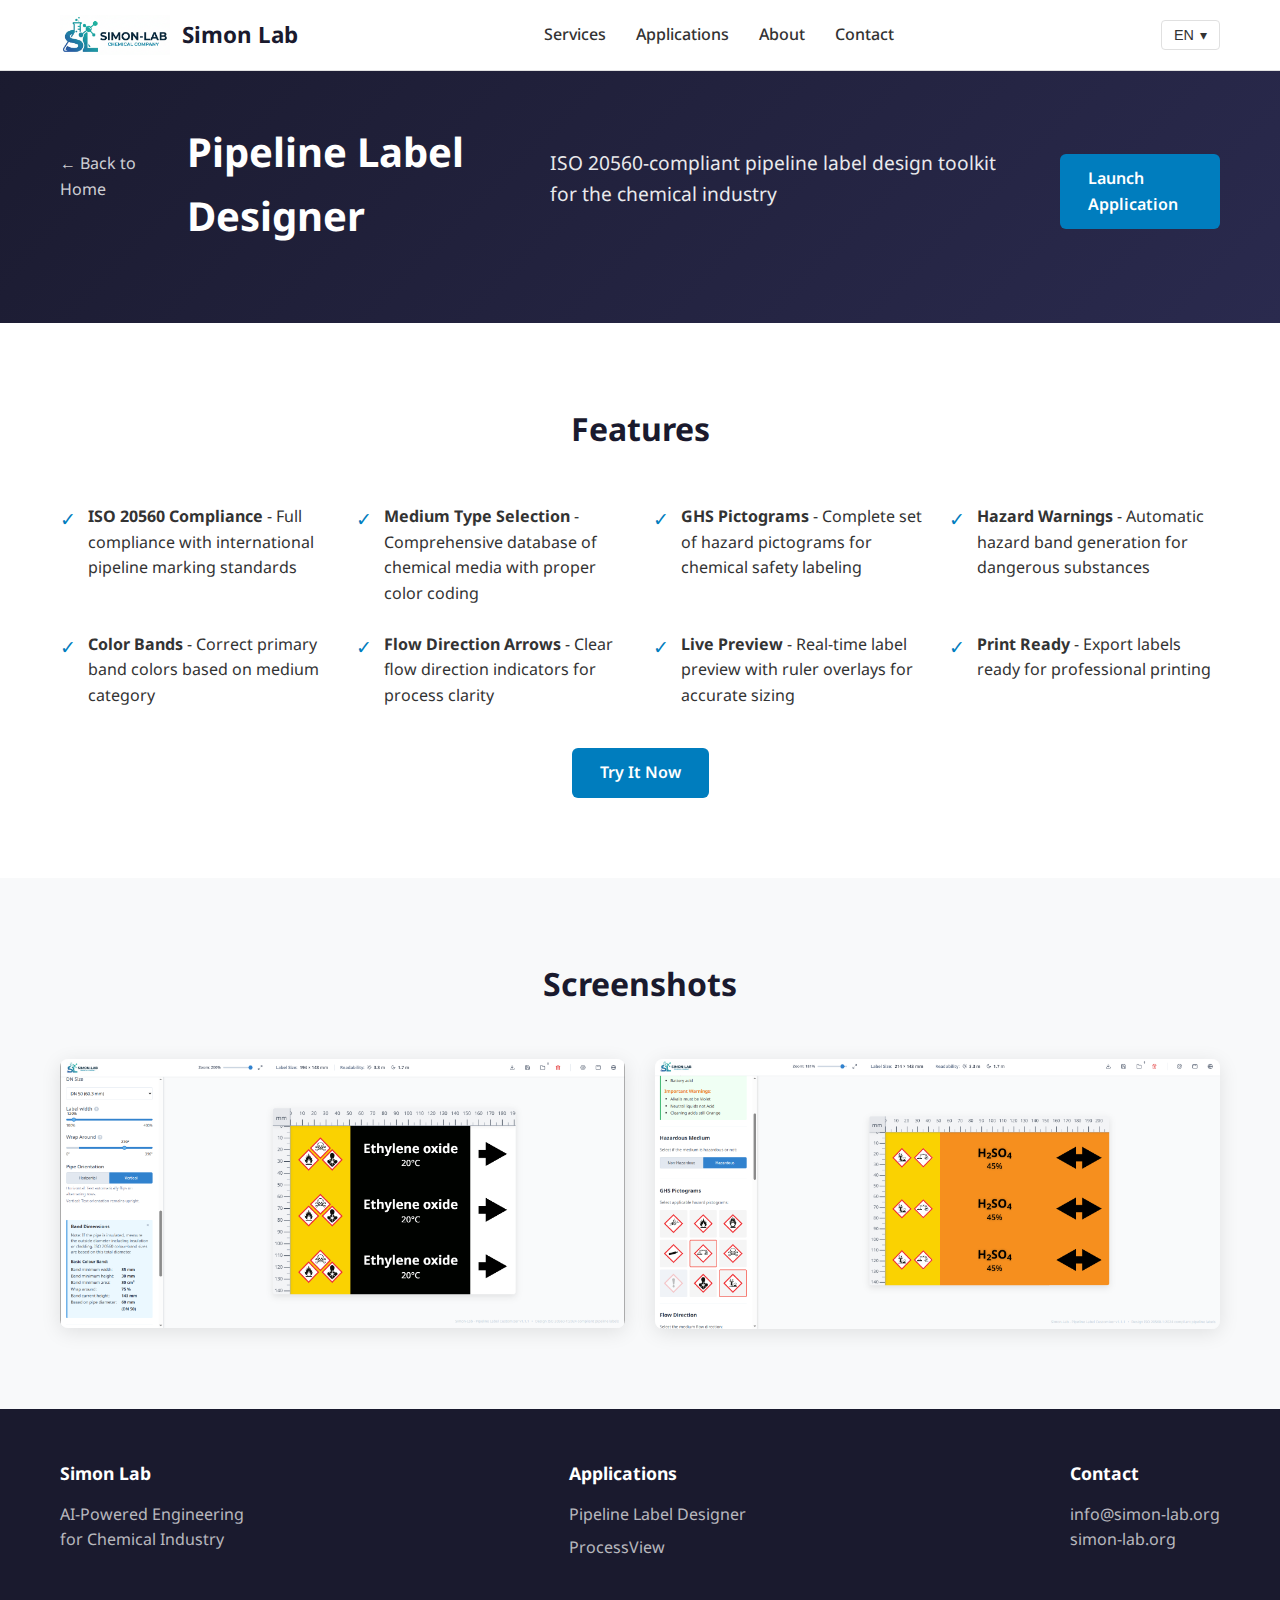
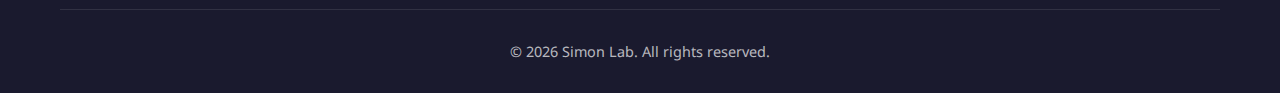
<file: apps/label-designer.html>
<!DOCTYPE html>
<html lang="en">
<head>
    <meta charset="UTF-8">
    <meta name="viewport" content="width=device-width, initial-scale=1.0">
    <meta name="description" content="Pipeline Label Designer - ISO 20560-compliant pipeline label design toolkit by Simon Lab.">
    <title>Pipeline Label Designer | Simon Lab</title>
    <link rel="icon" type="image/png" href="../assets/favicon.png">
    <link rel="preconnect" href="https://fonts.googleapis.com">
    <link rel="preconnect" href="https://fonts.gstatic.com" crossorigin>
    <link href="https://fonts.googleapis.com/css2?family=Noto+Sans:wght@400;500;600;700&display=swap" rel="stylesheet">
    <link rel="stylesheet" href="../css/styles.css">
</head>
<body>
    <header class="header">
        <div class="container">
            <a href="../index.html" class="logo">
                <img src="../assets/logo.png" alt="Simon Lab">
                <span>Simon Lab</span>
            </a>
            <nav class="nav">
                <a href="../index.html#services">Services</a>
                <a href="../index.html#apps">Applications</a>
                <a href="../index.html#about">About</a>
                <a href="../index.html#contact">Contact</a>
            </nav>
            <div class="lang-selector">
                <button class="lang-btn">
                    <span class="lang-current">EN</span> &#9662;
                </button>
                <div class="lang-dropdown">
                    <a href="label-designer.html" class="active">English</a>
                    <a href="../pl/apps/label-designer.html">Polski</a>
                    <a href="../de/apps/label-designer.html">Deutsch</a>
                </div>
            </div>
            <button class="mobile-menu-btn" aria-label="Menu">&#9776;</button>
        </div>
    </header>

    <section class="app-hero">
        <div class="container">
            <a href="../index.html" class="back-link">&larr; Back to Home</a>
            <h1>Pipeline Label Designer</h1>
            <p class="tagline">ISO 20560-compliant pipeline label design toolkit for the chemical industry</p>
            <a href="https://label.simon-lab.org" class="btn btn-primary" target="_blank">Launch Application</a>
        </div>
    </section>

    <section class="features">
        <div class="container">
            <h2>Features</h2>
            <div class="features-list">
                <div class="feature-item">
                    <span class="check">&#10003;</span>
                    <p><strong>ISO 20560 Compliance</strong> - Full compliance with international pipeline marking standards</p>
                </div>
                <div class="feature-item">
                    <span class="check">&#10003;</span>
                    <p><strong>Medium Type Selection</strong> - Comprehensive database of chemical media with proper color coding</p>
                </div>
                <div class="feature-item">
                    <span class="check">&#10003;</span>
                    <p><strong>GHS Pictograms</strong> - Complete set of hazard pictograms for chemical safety labeling</p>
                </div>
                <div class="feature-item">
                    <span class="check">&#10003;</span>
                    <p><strong>Hazard Warnings</strong> - Automatic hazard band generation for dangerous substances</p>
                </div>
                <div class="feature-item">
                    <span class="check">&#10003;</span>
                    <p><strong>Color Bands</strong> - Correct primary band colors based on medium category</p>
                </div>
                <div class="feature-item">
                    <span class="check">&#10003;</span>
                    <p><strong>Flow Direction Arrows</strong> - Clear flow direction indicators for process clarity</p>
                </div>
                <div class="feature-item">
                    <span class="check">&#10003;</span>
                    <p><strong>Live Preview</strong> - Real-time label preview with ruler overlays for accurate sizing</p>
                </div>
                <div class="feature-item">
                    <span class="check">&#10003;</span>
                    <p><strong>Print Ready</strong> - Export labels ready for professional printing</p>
                </div>
            </div>
            <div style="text-align: center;">
                <a href="https://label.simon-lab.org" class="btn btn-primary" target="_blank">Try It Now</a>
            </div>
        </div>
    </section>

    <section class="screenshots">
        <div class="container">
            <h2>Screenshots</h2>
            <div class="screenshots-grid">
                <img src="../assets/screenshots/label-1.png" alt="Label Designer - Ethylene Oxide Label">
                <img src="../assets/screenshots/label-2.png" alt="Label Designer - Sulfuric Acid Label">
            </div>
        </div>
    </section>

    <footer class="footer">
        <div class="container">
            <div class="footer-content">
                <div class="footer-section">
                    <h4>Simon Lab</h4>
                    <p>AI-Powered Engineering<br>for Chemical Industry</p>
                </div>
                <div class="footer-section">
                    <h4>Applications</h4>
                    <a href="label-designer.html">Pipeline Label Designer</a>
                    <a href="process-view.html">ProcessView</a>
                </div>
                <div class="footer-section">
                    <h4>Contact</h4>
                    <p>info@simon-lab.org</p>
                    <a href="https://simon-lab.org">simon-lab.org</a>
                </div>
            </div>
            <div class="footer-bottom">
                &copy; 2026 Simon Lab. All rights reserved.
            </div>
        </div>
    </footer>

    <script src="../js/main.js"></script>
</body>
</html>
</file>
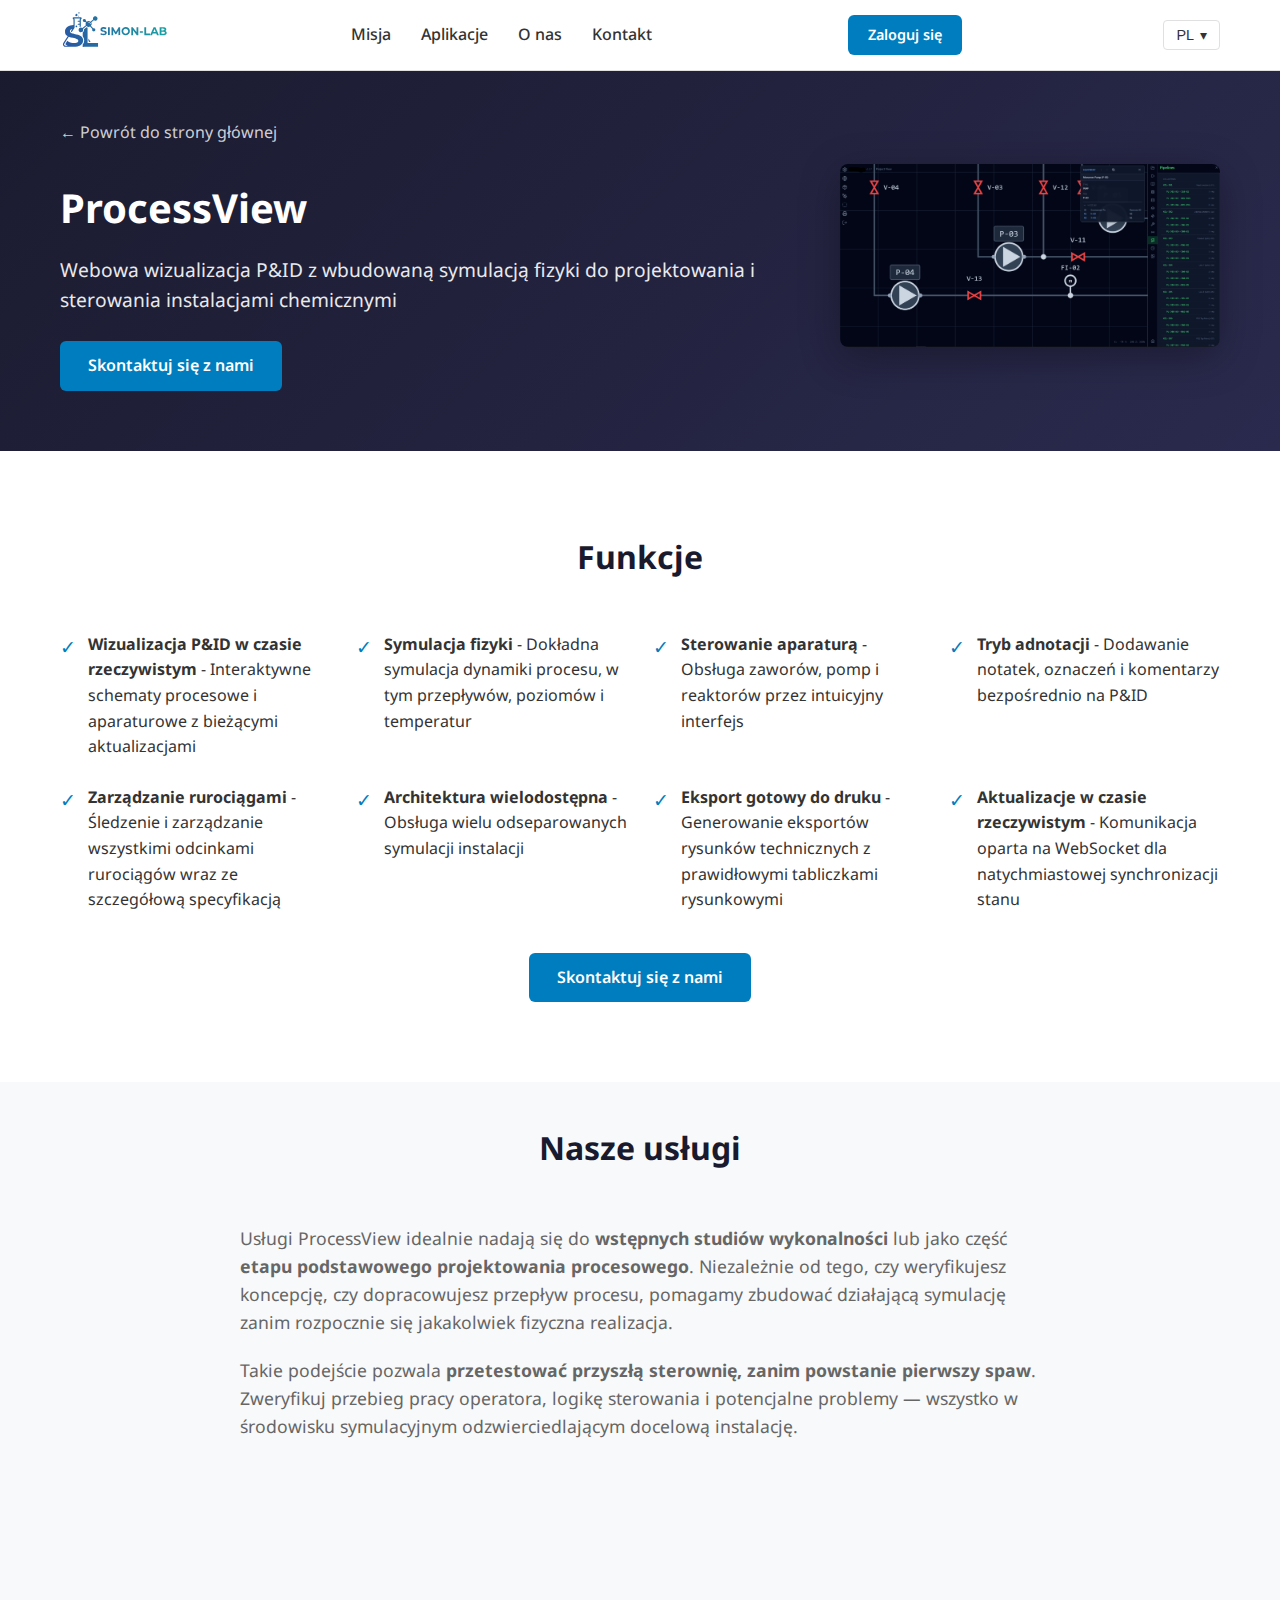
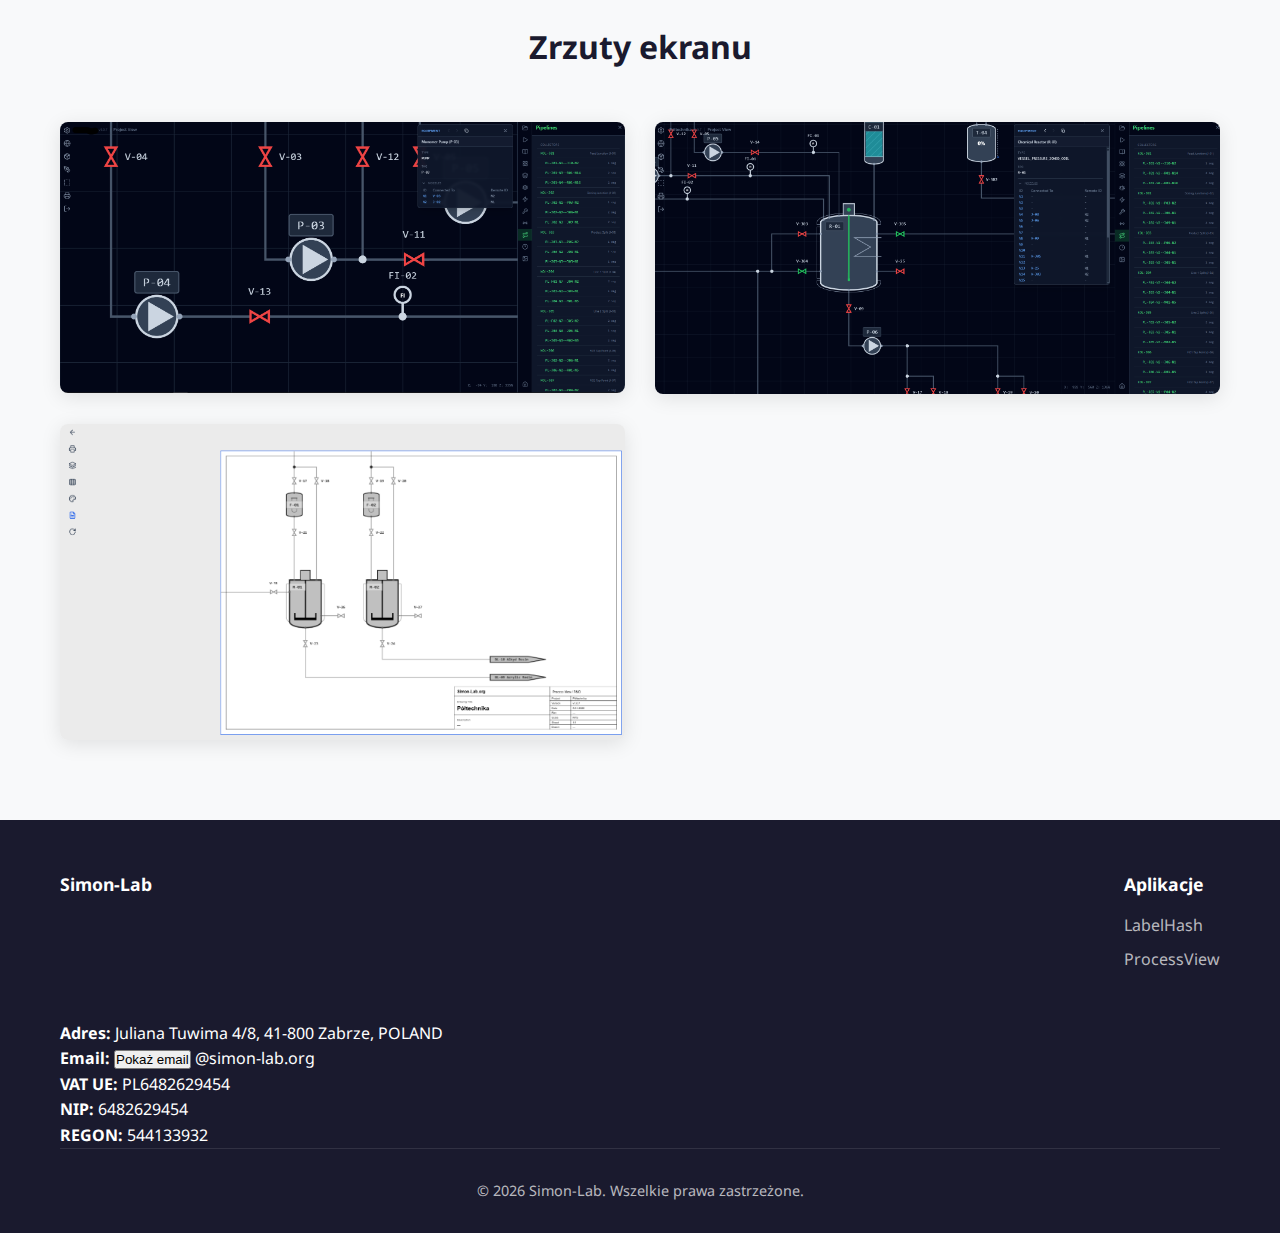
<file: apps/process-view.html>
<!DOCTYPE html>
<html lang="en">
<head>
    <meta charset="UTF-8">
    <meta name="viewport" content="width=device-width, initial-scale=1.0">
    <meta name="description" content="ProcessView - Web-based SCADA system for chemical plant simulation and control by Simon Lab.">
    <title>ProcessView | Simon Lab</title>
    <meta name="author" content="Simon-Lab">
    <meta name="robots" content="index, follow">
    <link rel="canonical" href="https://simon-lab.org/apps/process-view.html">
    <link rel="alternate" hreflang="en" href="https://simon-lab.org/apps/process-view.html?lang=en">
    <link rel="alternate" hreflang="pl" href="https://simon-lab.org/apps/process-view.html?lang=pl">
    <link rel="alternate" hreflang="de" href="https://simon-lab.org/apps/process-view.html?lang=de">
    <link rel="alternate" hreflang="x-default" href="https://simon-lab.org/apps/process-view.html">
    <meta property="og:title" content="ProcessView | Simon Lab">
    <meta property="og:description" content="ProcessView - Web-based SCADA system for chemical plant simulation and control by Simon Lab.">
    <meta property="og:type" content="website">
    <meta property="og:url" content="https://simon-lab.org/apps/process-view.html">
    <meta property="og:image" content="https://simon-lab.org/assets/screenshots/process-1.png">
    <meta property="og:image:alt" content="ProcessView application preview">
    <meta property="og:site_name" content="Simon-Lab">
    <meta property="og:locale" content="en_US">
    <meta property="og:locale:alternate" content="pl_PL">
    <meta property="og:locale:alternate" content="de_DE">
    <meta name="twitter:card" content="summary_large_image">
    <meta name="twitter:title" content="ProcessView | Simon Lab">
    <meta name="twitter:description" content="ProcessView - Web-based SCADA system for chemical plant simulation and control by Simon Lab.">
    <meta name="twitter:image" content="https://simon-lab.org/assets/screenshots/process-1.png">
    <meta name="twitter:url" content="https://simon-lab.org/apps/process-view.html">
    <script type="application/ld+json">
    {
        "@context": "https://schema.org",
        "@type": "SoftwareApplication",
        "name": "ProcessView",
        "applicationCategory": "EngineeringApplication",
        "operatingSystem": "Web",
        "url": "https://simon-lab.org/apps/process-view.html",
        "image": "https://simon-lab.org/assets/screenshots/process-1.png",
        "description": "Web-based SCADA system for chemical plant simulation and control by Simon-Lab.",
        "creator": {
            "@type": "Organization",
            "name": "Simon-Lab",
            "url": "https://simon-lab.org/"
        },
        "featureList": [
            "Interactive P&ID visualization",
            "Embedded physics simulation",
            "Control logic validation",
            "Technical drawing export"
        ]
    }
    </script>
    <link rel="icon" type="image/png" href="../assets/favicon.png">
    <link rel="preconnect" href="https://fonts.googleapis.com">
    <link rel="preconnect" href="https://fonts.gstatic.com" crossorigin>
    <link href="https://fonts.googleapis.com/css2?family=Noto+Sans:wght@400;500;600;700&display=swap" rel="stylesheet">
    <link rel="stylesheet" href="../css/styles.css">
</head>
<body data-i18n-page="app_pages.processview">
    <header class="header">
        <div class="container">
            <a href="../index.html" class="logo">
                <picture>
                    <source srcset="../assets/logo-dark.svg" media="(prefers-color-scheme: dark)">
                    <img src="../assets/logo-light.svg" alt="Simon Lab">
                </picture>
            </a>
            <nav class="nav">
                <a href="../index.html#mission" data-i18n="nav.mission">Mission</a>
                <a href="../index.html#apps" data-i18n="nav.apps">Applications</a>
                <a href="../index.html#about" data-i18n="nav.about">About</a>
                <a href="../index.html#contact" data-i18n="nav.contact">Contact</a>
            </nav>
            <a href="https://auth.simon-lab.org" class="btn btn-primary btn-signin" data-i18n="nav.signin">Sign In</a>
            <div class="lang-selector">
                <button class="lang-btn">
                    <span class="lang-current">EN</span> &#9662;
                </button>
                <div class="lang-dropdown">
                    <a href="#" data-lang="en">English</a>
                    <a href="#" data-lang="pl">Polski</a>
                    <a href="#" data-lang="de">Deutsch</a>
                </div>
            </div>
            <button class="mobile-menu-btn" aria-label="Menu" data-i18n-aria-label="common.menu">&#9776;</button>
        </div>
    </header>

    <section class="app-hero">
        <div class="container">
            <div class="app-hero-content">
                <a href="../index.html" class="back-link" data-i18n="app_pages.processview.hero.back_link">&larr; Back to Home</a>
                <h1>ProcessView</h1>
                <p class="tagline" data-i18n="app_pages.processview.hero.tagline">Web-based P&amp;ID visualization with embedded physics simulation for chemical plant design and control</p>
                <a href="../index.html#contact" class="btn btn-primary" data-i18n="app_pages.processview.hero.cta">Contact Us</a>
            </div>
            <div class="app-hero-preview">
                <img src="../assets/screenshots/process-1.png" alt="ProcessView Preview" data-i18n-alt="app_pages.processview.images.preview">
            </div>
        </div>
    </section>

    <section class="features">
        <div class="container">
            <h2 data-i18n="app_pages.processview.features.title">Features</h2>
            <div class="features-list">
                <div class="feature-item">
                    <span class="check">&#10003;</span>
                    <p data-i18n="app_pages.processview.features.pid"><strong>Real-time P&amp;ID Visualization</strong> - Interactive process and instrumentation diagrams with live updates</p>
                </div>
                <div class="feature-item">
                    <span class="check">&#10003;</span>
                    <p data-i18n="app_pages.processview.features.physics"><strong>Physics Simulation</strong> - Accurate simulation of process dynamics including flow, levels, and temperatures</p>
                </div>
                <div class="feature-item">
                    <span class="check">&#10003;</span>
                    <p data-i18n="app_pages.processview.features.control"><strong>Equipment Control</strong> - Control valves, pumps, and reactors with intuitive interface</p>
                </div>
                <div class="feature-item">
                    <span class="check">&#10003;</span>
                    <p data-i18n="app_pages.processview.features.annotation"><strong>Annotation Mode</strong> - Add notes, markups, and comments directly on the P&amp;ID</p>
                </div>
                <div class="feature-item">
                    <span class="check">&#10003;</span>
                    <p data-i18n="app_pages.processview.features.pipeline"><strong>Pipeline Management</strong> - Track and manage all pipeline segments with detailed specifications</p>
                </div>
                <div class="feature-item">
                    <span class="check">&#10003;</span>
                    <p data-i18n="app_pages.processview.features.multitenant"><strong>Multi-tenant Architecture</strong> - Support for multiple isolated plant simulations</p>
                </div>
                <div class="feature-item">
                    <span class="check">&#10003;</span>
                    <p data-i18n="app_pages.processview.features.export"><strong>Print-ready Export</strong> - Generate technical drawing exports with proper title blocks</p>
                </div>
                <div class="feature-item">
                    <span class="check">&#10003;</span>
                    <p data-i18n="app_pages.processview.features.realtime"><strong>Real-time Updates</strong> - WebSocket-based communication for instant state synchronization</p>
                </div>
            </div>
            <div style="text-align: center;">
                <a href="../index.html#contact" class="btn btn-primary" data-i18n="app_pages.processview.features.cta">Contact Us</a>
            </div>
        </div>
    </section>

    <section class="about">
        <div class="container">
            <h2 data-i18n="app_pages.processview.services.title">Our Services</h2>
            <div class="about-content">
                <p data-i18n="app_pages.processview.services.p1">ProcessView services are ideally suited for <strong>back-of-envelope feasibility studies</strong> or as part of a <strong>basic engineering process design stage</strong>. Whether you're validating a concept or refining your process flow, we help you build a working simulation before any physical construction begins.</p>
                <p data-i18n="app_pages.processview.services.p2">This approach lets you <strong>test your future control room before the first weld is made</strong>. Validate operator workflows, check control logic, and identify potential issues—all in a simulated environment that mirrors your final installation.</p>
            </div>
        </div>
    </section>

    <section class="screenshots">
        <div class="container">
            <h2 data-i18n="app_pages.processview.screenshots.title">Screenshots</h2>
            <div class="screenshots-grid">
                <img src="../assets/screenshots/process-1.png" alt="ProcessView - Full Plant Overview" data-i18n-alt="app_pages.processview.images.screenshot1">
                <img src="../assets/screenshots/process-2.png" alt="ProcessView - Reactor Detail with Pipelines" data-i18n-alt="app_pages.processview.images.screenshot2">
                <img src="../assets/screenshots/process-3.png" alt="ProcessView - Print Export View" data-i18n-alt="app_pages.processview.images.screenshot3">
            </div>
        </div>
    </section>

    <footer class="footer">
        <div class="container">
            <div class="footer-content">
                <div class="footer-section">
                    <h4>Simon-Lab</h4>
                </div>
                <div class="footer-section">
                    <h4 data-i18n="footer.apps_title">Applications</h4>
                    <a href="labelhash.html">LabelHash</a>
                    <a href="process-view.html">ProcessView</a>
                </div>
            </div>
            <div class="footer-contact-rows">
                <div class="footer-contact-row footer-contact-row-primary">
                    <p class="footer-contact-item footer-contact-address"><strong data-i18n="footer.address_label">Address:</strong> Juliana Tuwima 4/8, 41-800 Zabrze, POLAND</p>
                    <div class="footer-email-inline">
                        <strong data-i18n="footer.email_label">Email:</strong>
                        <button type="button" class="email-reveal-btn email-contact" data-user-code="115,122,121,109,111,110,46,119,111,106,99,105,101,99,104,111,119,115,107,105" data-i18n="footer.email_cta">Show email</button>
                        <span class="email-domain">@simon-lab.org</span>
                    </div>
                </div>
                <div class="footer-contact-row footer-contact-row-secondary">
                    <p class="footer-contact-item"><strong data-i18n="footer.vat_label">VAT UE:</strong> PL6482629454</p>
                    <p class="footer-contact-item"><strong data-i18n="footer.nip_label">NIP:</strong> 6482629454</p>
                    <p class="footer-contact-item"><strong data-i18n="footer.regon_label">REGON:</strong> 544133932</p>
                </div>
            </div>
            <div class="footer-bottom" data-i18n="footer.copyright">
                &copy; 2026 Simon-Lab. All rights reserved.
            </div>
        </div>
    </footer>

    <script src="../js/main.js"></script>
    <script src="../js/i18n.js"></script>
</body>
</html>
</file>
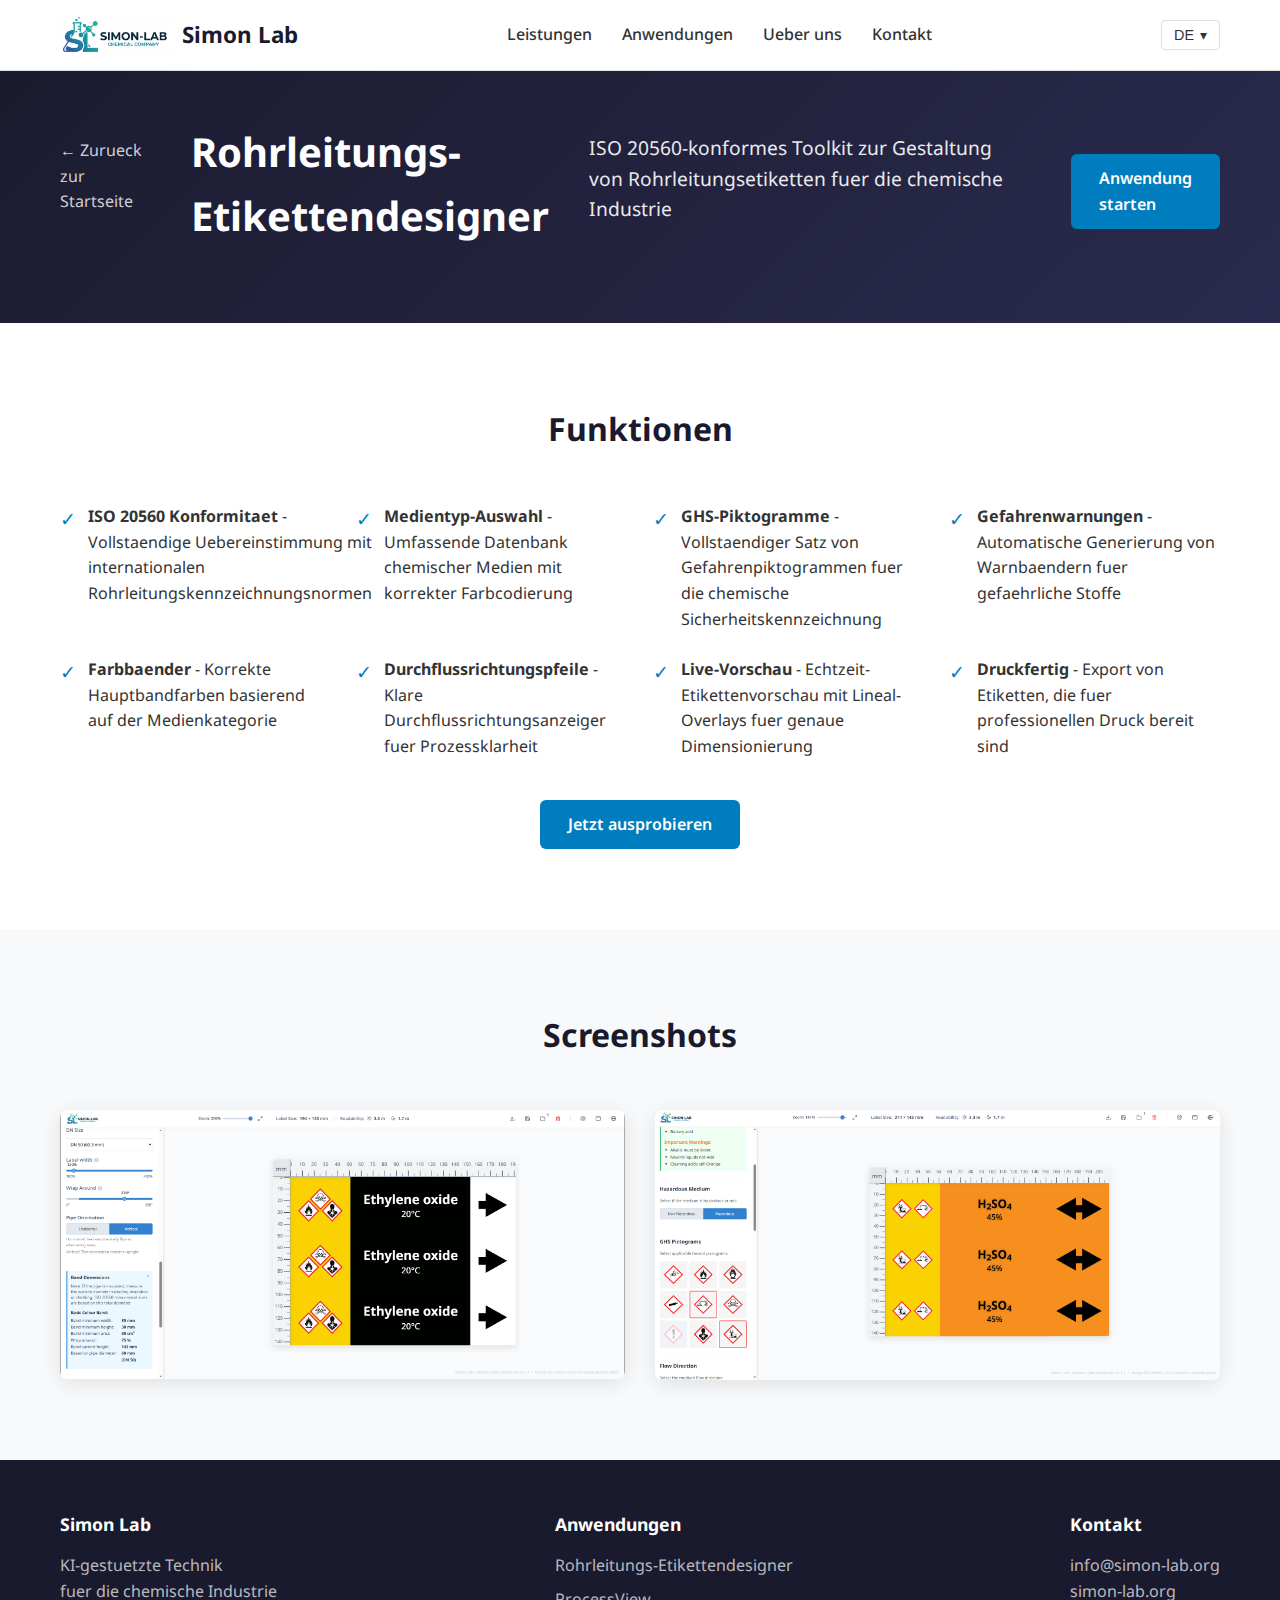
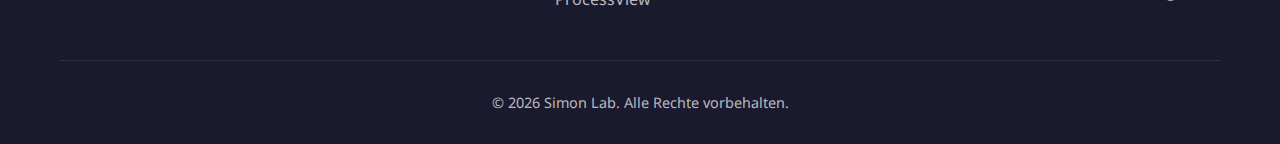
<file: de/apps/label-designer.html>
<!DOCTYPE html>
<html lang="de">
<head>
    <meta charset="UTF-8">
    <meta name="viewport" content="width=device-width, initial-scale=1.0">
    <meta name="description" content="Rohrleitungs-Etikettendesigner - ISO 20560-konformes Toolkit von Simon Lab.">
    <title>Rohrleitungs-Etikettendesigner | Simon Lab</title>
    <link rel="icon" type="image/png" href="../../assets/favicon.png">
    <link rel="preconnect" href="https://fonts.googleapis.com">
    <link rel="preconnect" href="https://fonts.gstatic.com" crossorigin>
    <link href="https://fonts.googleapis.com/css2?family=Noto+Sans:wght@400;500;600;700&display=swap" rel="stylesheet">
    <link rel="stylesheet" href="../../css/styles.css">
</head>
<body>
    <header class="header">
        <div class="container">
            <a href="../index.html" class="logo">
                <img src="../../assets/logo.png" alt="Simon Lab">
                <span>Simon Lab</span>
            </a>
            <nav class="nav">
                <a href="../index.html#services">Leistungen</a>
                <a href="../index.html#apps">Anwendungen</a>
                <a href="../index.html#about">Ueber uns</a>
                <a href="../index.html#contact">Kontakt</a>
            </nav>
            <div class="lang-selector">
                <button class="lang-btn">
                    <span class="lang-current">DE</span> &#9662;
                </button>
                <div class="lang-dropdown">
                    <a href="../../apps/label-designer.html">English</a>
                    <a href="../../pl/apps/label-designer.html">Polski</a>
                    <a href="label-designer.html" class="active">Deutsch</a>
                </div>
            </div>
            <button class="mobile-menu-btn" aria-label="Menu">&#9776;</button>
        </div>
    </header>

    <section class="app-hero">
        <div class="container">
            <a href="../index.html" class="back-link">&larr; Zurueck zur Startseite</a>
            <h1>Rohrleitungs-Etikettendesigner</h1>
            <p class="tagline">ISO 20560-konformes Toolkit zur Gestaltung von Rohrleitungsetiketten fuer die chemische Industrie</p>
            <a href="https://label.simon-lab.org" class="btn btn-primary" target="_blank">Anwendung starten</a>
        </div>
    </section>

    <section class="features">
        <div class="container">
            <h2>Funktionen</h2>
            <div class="features-list">
                <div class="feature-item">
                    <span class="check">&#10003;</span>
                    <p><strong>ISO 20560 Konformitaet</strong> - Vollstaendige Uebereinstimmung mit internationalen Rohrleitungskennzeichnungsnormen</p>
                </div>
                <div class="feature-item">
                    <span class="check">&#10003;</span>
                    <p><strong>Medientyp-Auswahl</strong> - Umfassende Datenbank chemischer Medien mit korrekter Farbcodierung</p>
                </div>
                <div class="feature-item">
                    <span class="check">&#10003;</span>
                    <p><strong>GHS-Piktogramme</strong> - Vollstaendiger Satz von Gefahrenpiktogrammen fuer die chemische Sicherheitskennzeichnung</p>
                </div>
                <div class="feature-item">
                    <span class="check">&#10003;</span>
                    <p><strong>Gefahrenwarnungen</strong> - Automatische Generierung von Warnbaendern fuer gefaehrliche Stoffe</p>
                </div>
                <div class="feature-item">
                    <span class="check">&#10003;</span>
                    <p><strong>Farbbaender</strong> - Korrekte Hauptbandfarben basierend auf der Medienkategorie</p>
                </div>
                <div class="feature-item">
                    <span class="check">&#10003;</span>
                    <p><strong>Durchflussrichtungspfeile</strong> - Klare Durchflussrichtungsanzeiger fuer Prozessklarheit</p>
                </div>
                <div class="feature-item">
                    <span class="check">&#10003;</span>
                    <p><strong>Live-Vorschau</strong> - Echtzeit-Etikettenvorschau mit Lineal-Overlays fuer genaue Dimensionierung</p>
                </div>
                <div class="feature-item">
                    <span class="check">&#10003;</span>
                    <p><strong>Druckfertig</strong> - Export von Etiketten, die fuer professionellen Druck bereit sind</p>
                </div>
            </div>
            <div style="text-align: center;">
                <a href="https://label.simon-lab.org" class="btn btn-primary" target="_blank">Jetzt ausprobieren</a>
            </div>
        </div>
    </section>

    <section class="screenshots">
        <div class="container">
            <h2>Screenshots</h2>
            <div class="screenshots-grid">
                <img src="../../assets/screenshots/label-1.png" alt="Etikettendesigner - Ethylenoxid-Etikett">
                <img src="../../assets/screenshots/label-2.png" alt="Etikettendesigner - Schwefelsaeure-Etikett">
            </div>
        </div>
    </section>

    <footer class="footer">
        <div class="container">
            <div class="footer-content">
                <div class="footer-section">
                    <h4>Simon Lab</h4>
                    <p>KI-gestuetzte Technik<br>fuer die chemische Industrie</p>
                </div>
                <div class="footer-section">
                    <h4>Anwendungen</h4>
                    <a href="label-designer.html">Rohrleitungs-Etikettendesigner</a>
                    <a href="process-view.html">ProcessView</a>
                </div>
                <div class="footer-section">
                    <h4>Kontakt</h4>
                    <p>info@simon-lab.org</p>
                    <a href="https://simon-lab.org">simon-lab.org</a>
                </div>
            </div>
            <div class="footer-bottom">
                &copy; 2026 Simon Lab. Alle Rechte vorbehalten.
            </div>
        </div>
    </footer>

    <script src="../../js/main.js"></script>
</body>
</html>
</file>
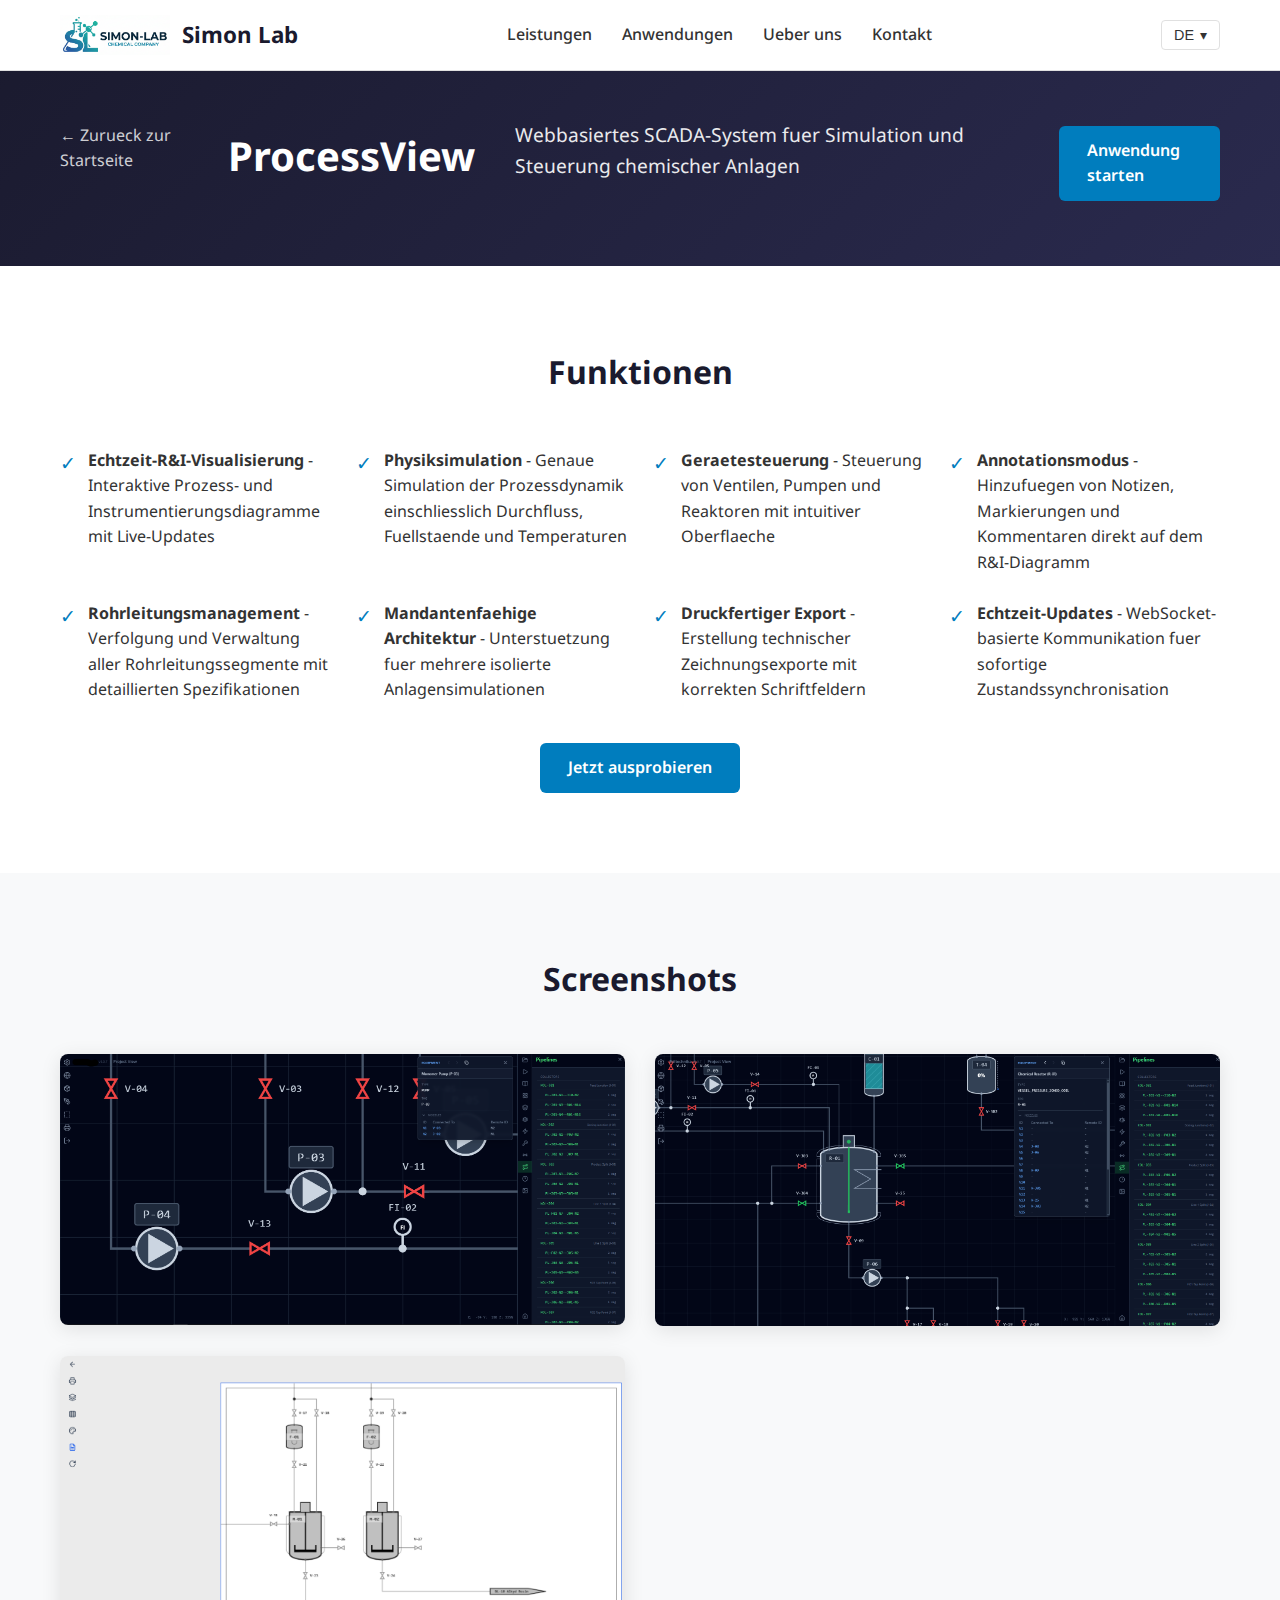
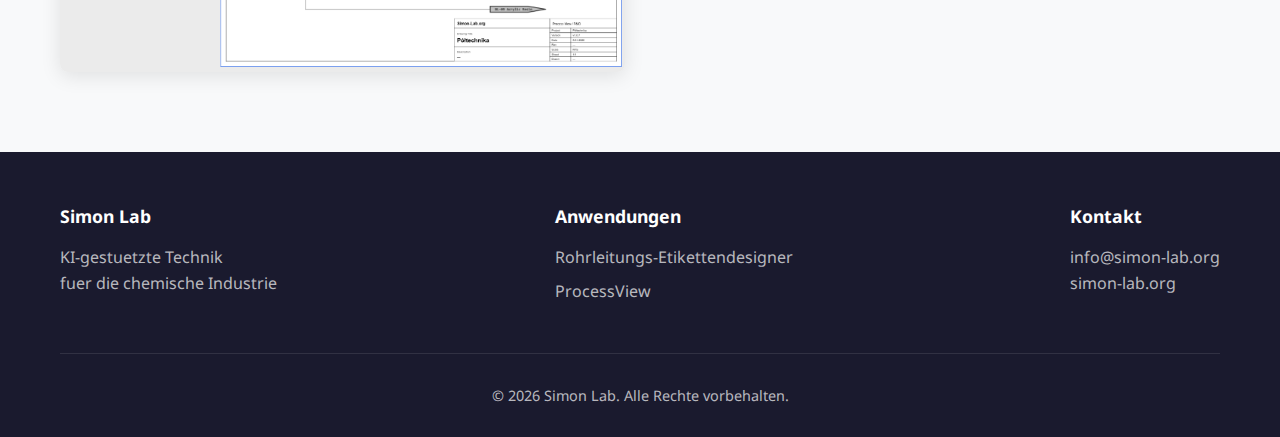
<file: de/apps/process-view.html>
<!DOCTYPE html>
<html lang="de">
<head>
    <meta charset="UTF-8">
    <meta name="viewport" content="width=device-width, initial-scale=1.0">
    <meta name="description" content="ProcessView - Webbasiertes SCADA-System fuer Simulation und Steuerung chemischer Anlagen von Simon Lab.">
    <title>ProcessView | Simon Lab</title>
    <link rel="icon" type="image/png" href="../../assets/favicon.png">
    <link rel="preconnect" href="https://fonts.googleapis.com">
    <link rel="preconnect" href="https://fonts.gstatic.com" crossorigin>
    <link href="https://fonts.googleapis.com/css2?family=Noto+Sans:wght@400;500;600;700&display=swap" rel="stylesheet">
    <link rel="stylesheet" href="../../css/styles.css">
</head>
<body>
    <header class="header">
        <div class="container">
            <a href="../index.html" class="logo">
                <img src="../../assets/logo.png" alt="Simon Lab">
                <span>Simon Lab</span>
            </a>
            <nav class="nav">
                <a href="../index.html#services">Leistungen</a>
                <a href="../index.html#apps">Anwendungen</a>
                <a href="../index.html#about">Ueber uns</a>
                <a href="../index.html#contact">Kontakt</a>
            </nav>
            <div class="lang-selector">
                <button class="lang-btn">
                    <span class="lang-current">DE</span> &#9662;
                </button>
                <div class="lang-dropdown">
                    <a href="../../apps/process-view.html">English</a>
                    <a href="../../pl/apps/process-view.html">Polski</a>
                    <a href="process-view.html" class="active">Deutsch</a>
                </div>
            </div>
            <button class="mobile-menu-btn" aria-label="Menu">&#9776;</button>
        </div>
    </header>

    <section class="app-hero">
        <div class="container">
            <a href="../index.html" class="back-link">&larr; Zurueck zur Startseite</a>
            <h1>ProcessView</h1>
            <p class="tagline">Webbasiertes SCADA-System fuer Simulation und Steuerung chemischer Anlagen</p>
            <a href="https://process.simon-lab.org" class="btn btn-primary" target="_blank">Anwendung starten</a>
        </div>
    </section>

    <section class="features">
        <div class="container">
            <h2>Funktionen</h2>
            <div class="features-list">
                <div class="feature-item">
                    <span class="check">&#10003;</span>
                    <p><strong>Echtzeit-R&I-Visualisierung</strong> - Interaktive Prozess- und Instrumentierungsdiagramme mit Live-Updates</p>
                </div>
                <div class="feature-item">
                    <span class="check">&#10003;</span>
                    <p><strong>Physiksimulation</strong> - Genaue Simulation der Prozessdynamik einschliesslich Durchfluss, Fuellstaende und Temperaturen</p>
                </div>
                <div class="feature-item">
                    <span class="check">&#10003;</span>
                    <p><strong>Geraetesteuerung</strong> - Steuerung von Ventilen, Pumpen und Reaktoren mit intuitiver Oberflaeche</p>
                </div>
                <div class="feature-item">
                    <span class="check">&#10003;</span>
                    <p><strong>Annotationsmodus</strong> - Hinzufuegen von Notizen, Markierungen und Kommentaren direkt auf dem R&I-Diagramm</p>
                </div>
                <div class="feature-item">
                    <span class="check">&#10003;</span>
                    <p><strong>Rohrleitungsmanagement</strong> - Verfolgung und Verwaltung aller Rohrleitungssegmente mit detaillierten Spezifikationen</p>
                </div>
                <div class="feature-item">
                    <span class="check">&#10003;</span>
                    <p><strong>Mandantenfaehige Architektur</strong> - Unterstuetzung fuer mehrere isolierte Anlagensimulationen</p>
                </div>
                <div class="feature-item">
                    <span class="check">&#10003;</span>
                    <p><strong>Druckfertiger Export</strong> - Erstellung technischer Zeichnungsexporte mit korrekten Schriftfeldern</p>
                </div>
                <div class="feature-item">
                    <span class="check">&#10003;</span>
                    <p><strong>Echtzeit-Updates</strong> - WebSocket-basierte Kommunikation fuer sofortige Zustandssynchronisation</p>
                </div>
            </div>
            <div style="text-align: center;">
                <a href="https://process.simon-lab.org" class="btn btn-primary" target="_blank">Jetzt ausprobieren</a>
            </div>
        </div>
    </section>

    <section class="screenshots">
        <div class="container">
            <h2>Screenshots</h2>
            <div class="screenshots-grid">
                <img src="../../assets/screenshots/process-1.png" alt="ProcessView - Gesamtanlagenueberblick">
                <img src="../../assets/screenshots/process-2.png" alt="ProcessView - Reaktordetails mit Rohrleitungen">
                <img src="../../assets/screenshots/process-3.png" alt="ProcessView - Druckexportansicht">
            </div>
        </div>
    </section>

    <footer class="footer">
        <div class="container">
            <div class="footer-content">
                <div class="footer-section">
                    <h4>Simon Lab</h4>
                    <p>KI-gestuetzte Technik<br>fuer die chemische Industrie</p>
                </div>
                <div class="footer-section">
                    <h4>Anwendungen</h4>
                    <a href="label-designer.html">Rohrleitungs-Etikettendesigner</a>
                    <a href="process-view.html">ProcessView</a>
                </div>
                <div class="footer-section">
                    <h4>Kontakt</h4>
                    <p>info@simon-lab.org</p>
                    <a href="https://simon-lab.org">simon-lab.org</a>
                </div>
            </div>
            <div class="footer-bottom">
                &copy; 2026 Simon Lab. Alle Rechte vorbehalten.
            </div>
        </div>
    </footer>

    <script src="../../js/main.js"></script>
</body>
</html>
</file>
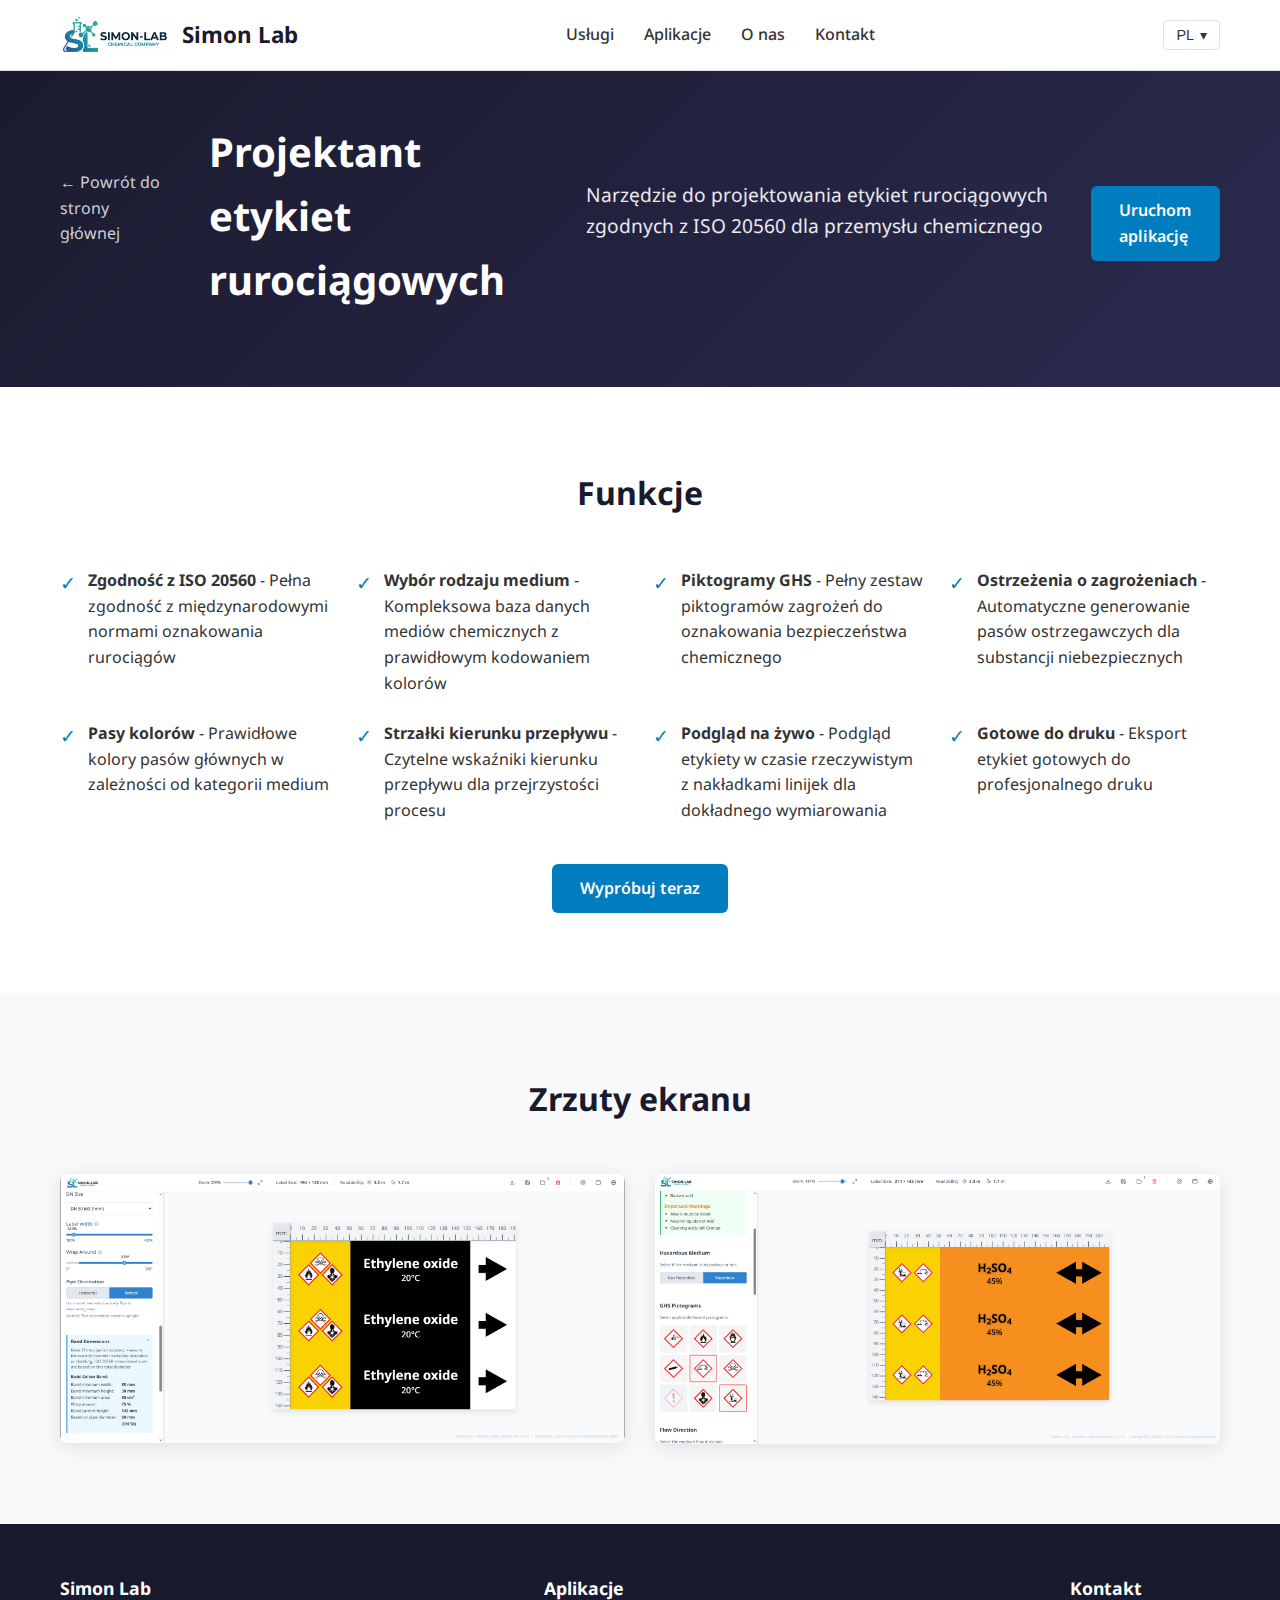
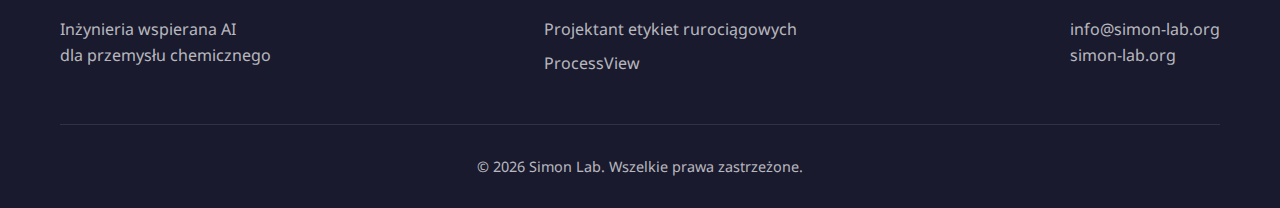
<file: pl/apps/label-designer.html>
<!DOCTYPE html>
<html lang="pl">
<head>
    <meta charset="UTF-8">
    <meta name="viewport" content="width=device-width, initial-scale=1.0">
    <meta name="description" content="Projektant etykiet rurociągowych - Narzędzie zgodne z ISO 20560 od Simon Lab.">
    <title>Projektant etykiet rurociągowych | Simon Lab</title>
    <link rel="icon" type="image/png" href="../../assets/favicon.png">
    <link rel="preconnect" href="https://fonts.googleapis.com">
    <link rel="preconnect" href="https://fonts.gstatic.com" crossorigin>
    <link href="https://fonts.googleapis.com/css2?family=Noto+Sans:wght@400;500;600;700&display=swap" rel="stylesheet">
    <link rel="stylesheet" href="../../css/styles.css">
</head>
<body>
    <header class="header">
        <div class="container">
            <a href="../index.html" class="logo">
                <img src="../../assets/logo.png" alt="Simon Lab">
                <span>Simon Lab</span>
            </a>
            <nav class="nav">
                <a href="../index.html#services">Usługi</a>
                <a href="../index.html#apps">Aplikacje</a>
                <a href="../index.html#about">O nas</a>
                <a href="../index.html#contact">Kontakt</a>
            </nav>
            <div class="lang-selector">
                <button class="lang-btn">
                    <span class="lang-current">PL</span> &#9662;
                </button>
                <div class="lang-dropdown">
                    <a href="../../apps/label-designer.html">English</a>
                    <a href="label-designer.html" class="active">Polski</a>
                    <a href="../../de/apps/label-designer.html">Deutsch</a>
                </div>
            </div>
            <button class="mobile-menu-btn" aria-label="Menu">&#9776;</button>
        </div>
    </header>

    <section class="app-hero">
        <div class="container">
            <a href="../index.html" class="back-link">&larr; Powrót do strony głównej</a>
            <h1>Projektant etykiet rurociągowych</h1>
            <p class="tagline">Narzędzie do projektowania etykiet rurociągowych zgodnych z ISO 20560 dla przemysłu chemicznego</p>
            <a href="https://label.simon-lab.org" class="btn btn-primary" target="_blank">Uruchom aplikację</a>
        </div>
    </section>

    <section class="features">
        <div class="container">
            <h2>Funkcje</h2>
            <div class="features-list">
                <div class="feature-item">
                    <span class="check">&#10003;</span>
                    <p><strong>Zgodność z ISO 20560</strong> - Pełna zgodność z międzynarodowymi normami oznakowania rurociągów</p>
                </div>
                <div class="feature-item">
                    <span class="check">&#10003;</span>
                    <p><strong>Wybór rodzaju medium</strong> - Kompleksowa baza danych mediów chemicznych z prawidłowym kodowaniem kolorów</p>
                </div>
                <div class="feature-item">
                    <span class="check">&#10003;</span>
                    <p><strong>Piktogramy GHS</strong> - Pełny zestaw piktogramów zagrożeń do oznakowania bezpieczeństwa chemicznego</p>
                </div>
                <div class="feature-item">
                    <span class="check">&#10003;</span>
                    <p><strong>Ostrzeżenia o zagrożeniach</strong> - Automatyczne generowanie pasów ostrzegawczych dla substancji niebezpiecznych</p>
                </div>
                <div class="feature-item">
                    <span class="check">&#10003;</span>
                    <p><strong>Pasy kolorów</strong> - Prawidłowe kolory pasów głównych w zależności od kategorii medium</p>
                </div>
                <div class="feature-item">
                    <span class="check">&#10003;</span>
                    <p><strong>Strzałki kierunku przepływu</strong> - Czytelne wskaźniki kierunku przepływu dla przejrzystości procesu</p>
                </div>
                <div class="feature-item">
                    <span class="check">&#10003;</span>
                    <p><strong>Podgląd na żywo</strong> - Podgląd etykiety w czasie rzeczywistym z nakładkami linijek dla dokładnego wymiarowania</p>
                </div>
                <div class="feature-item">
                    <span class="check">&#10003;</span>
                    <p><strong>Gotowe do druku</strong> - Eksport etykiet gotowych do profesjonalnego druku</p>
                </div>
            </div>
            <div style="text-align: center;">
                <a href="https://label.simon-lab.org" class="btn btn-primary" target="_blank">Wypróbuj teraz</a>
            </div>
        </div>
    </section>

    <section class="screenshots">
        <div class="container">
            <h2>Zrzuty ekranu</h2>
            <div class="screenshots-grid">
                <img src="../../assets/screenshots/label-1.png" alt="Projektant etykiet - Etykieta tlenku etylenu">
                <img src="../../assets/screenshots/label-2.png" alt="Projektant etykiet - Etykieta kwasu siarkowego">
            </div>
        </div>
    </section>

    <footer class="footer">
        <div class="container">
            <div class="footer-content">
                <div class="footer-section">
                    <h4>Simon Lab</h4>
                    <p>Inżynieria wspierana AI<br>dla przemysłu chemicznego</p>
                </div>
                <div class="footer-section">
                    <h4>Aplikacje</h4>
                    <a href="label-designer.html">Projektant etykiet rurociągowych</a>
                    <a href="process-view.html">ProcessView</a>
                </div>
                <div class="footer-section">
                    <h4>Kontakt</h4>
                    <p>info@simon-lab.org</p>
                    <a href="https://simon-lab.org">simon-lab.org</a>
                </div>
            </div>
            <div class="footer-bottom">
                &copy; 2026 Simon Lab. Wszelkie prawa zastrzeżone.
            </div>
        </div>
    </footer>

    <script src="../../js/main.js"></script>
</body>
</html>
</file>
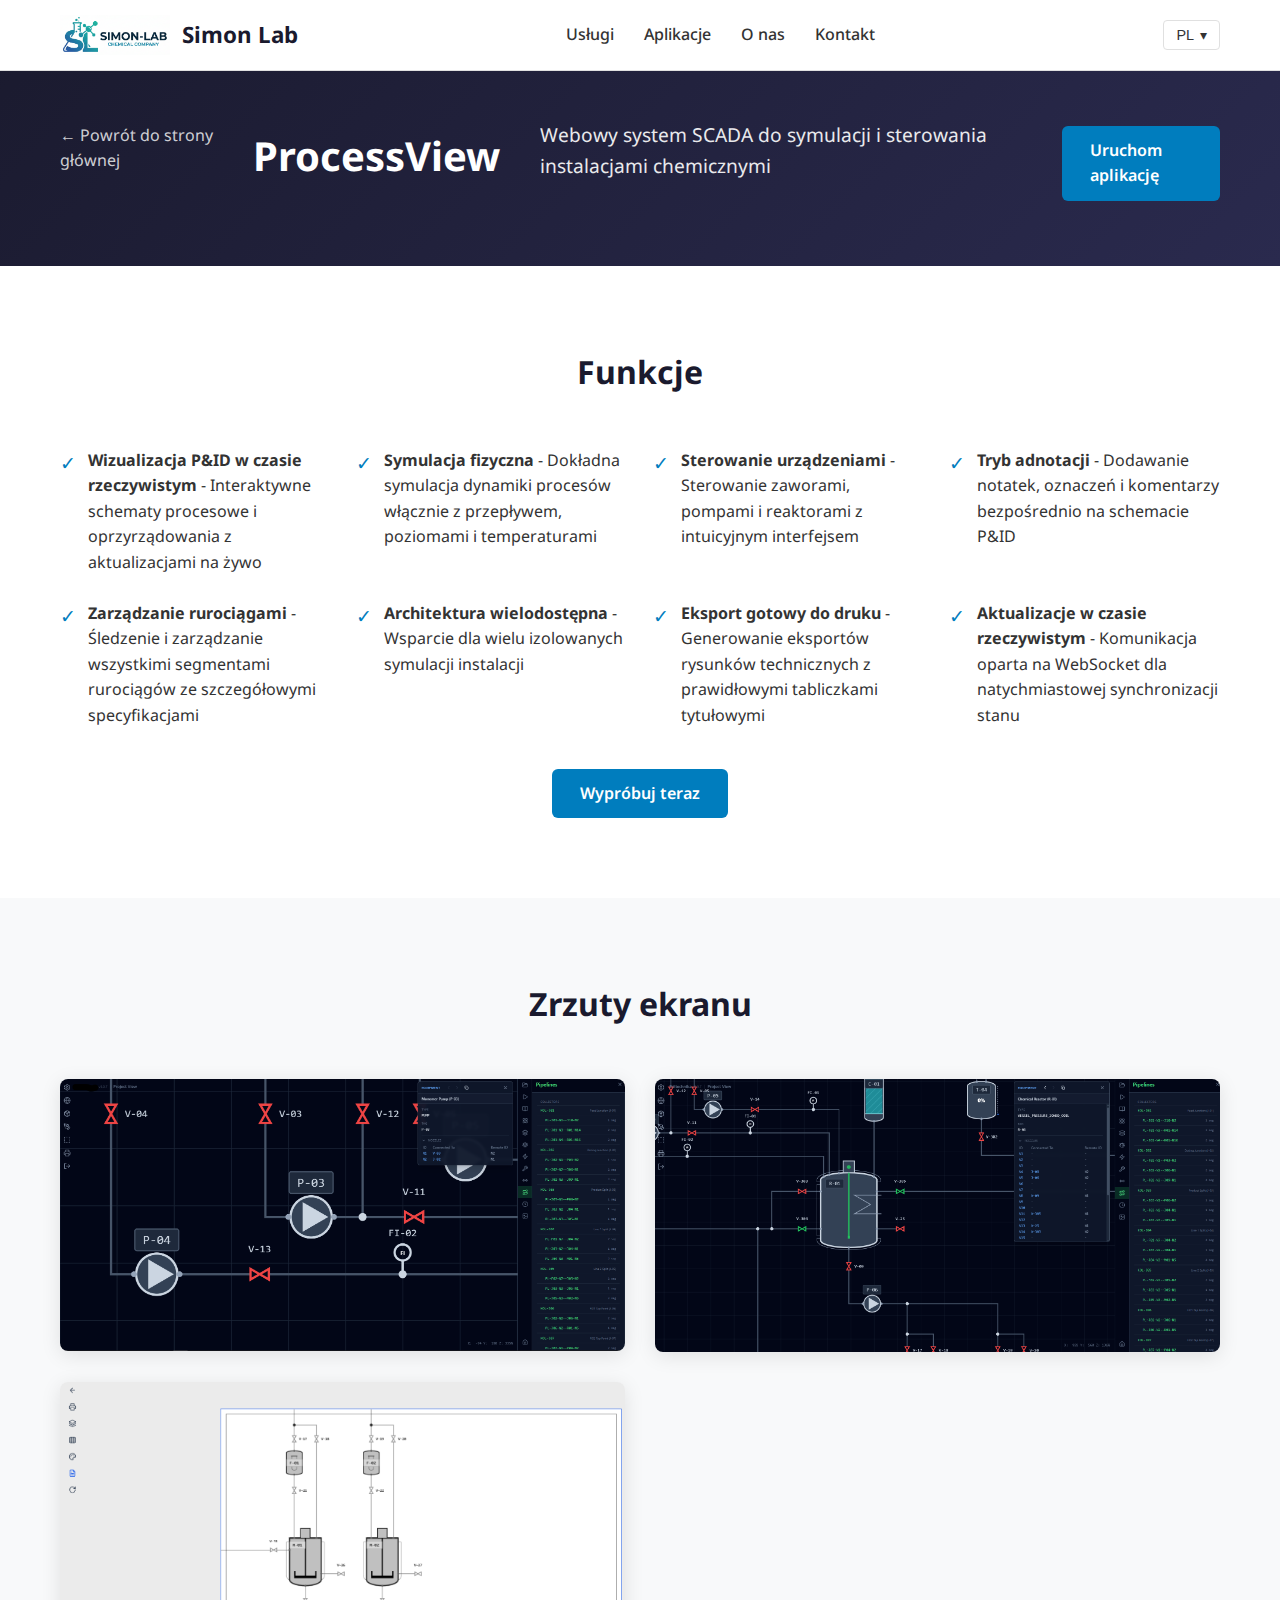
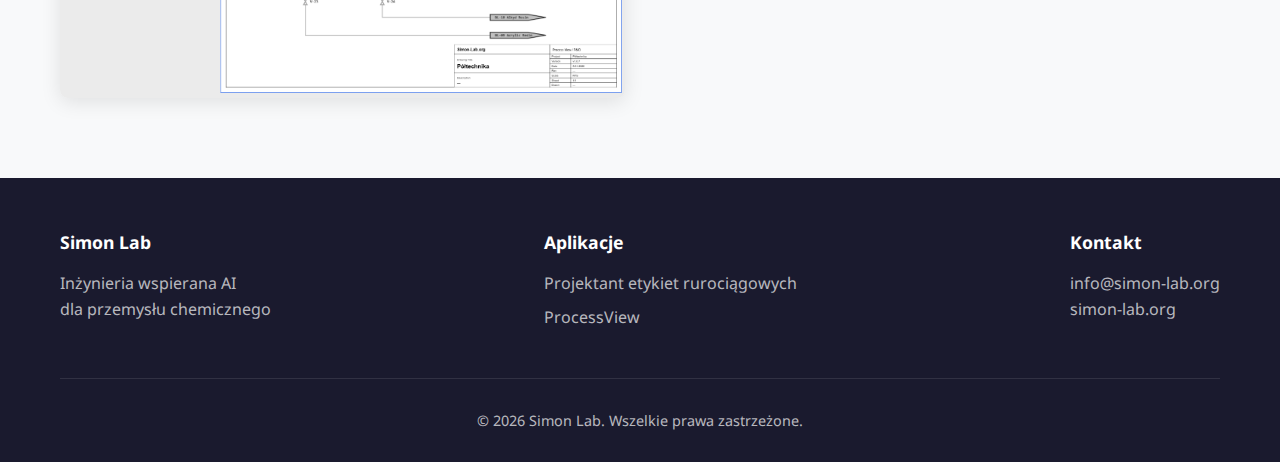
<file: pl/apps/process-view.html>
<!DOCTYPE html>
<html lang="pl">
<head>
    <meta charset="UTF-8">
    <meta name="viewport" content="width=device-width, initial-scale=1.0">
    <meta name="description" content="ProcessView - Webowy system SCADA do symulacji i sterowania instalacjami chemicznymi od Simon Lab.">
    <title>ProcessView | Simon Lab</title>
    <link rel="icon" type="image/png" href="../../assets/favicon.png">
    <link rel="preconnect" href="https://fonts.googleapis.com">
    <link rel="preconnect" href="https://fonts.gstatic.com" crossorigin>
    <link href="https://fonts.googleapis.com/css2?family=Noto+Sans:wght@400;500;600;700&display=swap" rel="stylesheet">
    <link rel="stylesheet" href="../../css/styles.css">
</head>
<body>
    <header class="header">
        <div class="container">
            <a href="../index.html" class="logo">
                <img src="../../assets/logo.png" alt="Simon Lab">
                <span>Simon Lab</span>
            </a>
            <nav class="nav">
                <a href="../index.html#services">Usługi</a>
                <a href="../index.html#apps">Aplikacje</a>
                <a href="../index.html#about">O nas</a>
                <a href="../index.html#contact">Kontakt</a>
            </nav>
            <div class="lang-selector">
                <button class="lang-btn">
                    <span class="lang-current">PL</span> &#9662;
                </button>
                <div class="lang-dropdown">
                    <a href="../../apps/process-view.html">English</a>
                    <a href="process-view.html" class="active">Polski</a>
                    <a href="../../de/apps/process-view.html">Deutsch</a>
                </div>
            </div>
            <button class="mobile-menu-btn" aria-label="Menu">&#9776;</button>
        </div>
    </header>

    <section class="app-hero">
        <div class="container">
            <a href="../index.html" class="back-link">&larr; Powrót do strony głównej</a>
            <h1>ProcessView</h1>
            <p class="tagline">Webowy system SCADA do symulacji i sterowania instalacjami chemicznymi</p>
            <a href="https://process.simon-lab.org" class="btn btn-primary" target="_blank">Uruchom aplikację</a>
        </div>
    </section>

    <section class="features">
        <div class="container">
            <h2>Funkcje</h2>
            <div class="features-list">
                <div class="feature-item">
                    <span class="check">&#10003;</span>
                    <p><strong>Wizualizacja P&ID w czasie rzeczywistym</strong> - Interaktywne schematy procesowe i oprzyrządowania z aktualizacjami na żywo</p>
                </div>
                <div class="feature-item">
                    <span class="check">&#10003;</span>
                    <p><strong>Symulacja fizyczna</strong> - Dokładna symulacja dynamiki procesów włącznie z przepływem, poziomami i temperaturami</p>
                </div>
                <div class="feature-item">
                    <span class="check">&#10003;</span>
                    <p><strong>Sterowanie urządzeniami</strong> - Sterowanie zaworami, pompami i reaktorami z intuicyjnym interfejsem</p>
                </div>
                <div class="feature-item">
                    <span class="check">&#10003;</span>
                    <p><strong>Tryb adnotacji</strong> - Dodawanie notatek, oznaczeń i komentarzy bezpośrednio na schemacie P&ID</p>
                </div>
                <div class="feature-item">
                    <span class="check">&#10003;</span>
                    <p><strong>Zarządzanie rurociągami</strong> - Śledzenie i zarządzanie wszystkimi segmentami rurociągów ze szczegółowymi specyfikacjami</p>
                </div>
                <div class="feature-item">
                    <span class="check">&#10003;</span>
                    <p><strong>Architektura wielodostępna</strong> - Wsparcie dla wielu izolowanych symulacji instalacji</p>
                </div>
                <div class="feature-item">
                    <span class="check">&#10003;</span>
                    <p><strong>Eksport gotowy do druku</strong> - Generowanie eksportów rysunków technicznych z prawidłowymi tabliczkami tytułowymi</p>
                </div>
                <div class="feature-item">
                    <span class="check">&#10003;</span>
                    <p><strong>Aktualizacje w czasie rzeczywistym</strong> - Komunikacja oparta na WebSocket dla natychmiastowej synchronizacji stanu</p>
                </div>
            </div>
            <div style="text-align: center;">
                <a href="https://process.simon-lab.org" class="btn btn-primary" target="_blank">Wypróbuj teraz</a>
            </div>
        </div>
    </section>

    <section class="screenshots">
        <div class="container">
            <h2>Zrzuty ekranu</h2>
            <div class="screenshots-grid">
                <img src="../../assets/screenshots/process-1.png" alt="ProcessView - Widok całej instalacji">
                <img src="../../assets/screenshots/process-2.png" alt="ProcessView - Szczegóły reaktora z rurociągami">
                <img src="../../assets/screenshots/process-3.png" alt="ProcessView - Widok eksportu do druku">
            </div>
        </div>
    </section>

    <footer class="footer">
        <div class="container">
            <div class="footer-content">
                <div class="footer-section">
                    <h4>Simon Lab</h4>
                    <p>Inżynieria wspierana AI<br>dla przemysłu chemicznego</p>
                </div>
                <div class="footer-section">
                    <h4>Aplikacje</h4>
                    <a href="label-designer.html">Projektant etykiet rurociągowych</a>
                    <a href="process-view.html">ProcessView</a>
                </div>
                <div class="footer-section">
                    <h4>Kontakt</h4>
                    <p>info@simon-lab.org</p>
                    <a href="https://simon-lab.org">simon-lab.org</a>
                </div>
            </div>
            <div class="footer-bottom">
                &copy; 2026 Simon Lab. Wszelkie prawa zastrzeżone.
            </div>
        </div>
    </footer>

    <script src="../../js/main.js"></script>
</body>
</html>
</file>
<file: css/styles.css>
:root {
    --primary: #007DBE;
    --primary-dark: #005a8c;
    --secondary: #1a1a2e;
    --accent: #F7D117;
    --text: #333;
    --text-light: #666;
    --bg: #fff;
    --bg-light: #f8f9fa;
    --border: #e0e0e0;
    --footer-bg: #1a1a2e;
    --footer-text: #fff;
    --footer-text-muted: rgba(255,255,255,0.7);
    --footer-border: rgba(255,255,255,0.1);
    --app-hero-bg: linear-gradient(135deg, #1a1a2e 0%, #2a2a4e 100%);
    --app-hero-text: #fff;
}

@media (prefers-color-scheme: dark) {
    :root {
        --primary: #4da8da;
        --primary-dark: #7bc4e8;
        --secondary: #e8e8e8;
        --accent: #F7D117;
        --text: #e0e0e0;
        --text-light: #b0b0b0;
        --bg: #1a1a2e;
        --bg-light: #252540;
        --border: #3a3a5a;
        --footer-bg: #0d0d1a;
        --footer-text: #e0e0e0;
        --footer-text-muted: rgba(255,255,255,0.6);
        --footer-border: rgba(255,255,255,0.1);
        --app-hero-bg: linear-gradient(135deg, #0d0d1a 0%, #1a1a2e 100%);
        --app-hero-text: #e0e0e0;
    }

    .app-card img,
    .screenshots-grid img,
    .gallery-item img {
        opacity: 0.9;
    }
}

* {
    margin: 0;
    padding: 0;
    box-sizing: border-box;
}

html {
    scroll-behavior: smooth;
}

body {
    font-family: 'Noto Sans', Arial, Helvetica, sans-serif;
    line-height: 1.6;
    color: var(--text);
    background: var(--bg);
}

a {
    color: var(--primary);
    text-decoration: none;
    transition: color 0.2s;
}

a:hover {
    color: var(--primary-dark);
}

img {
    max-width: 100%;
    height: auto;
}

.container {
    max-width: 1200px;
    margin: 0 auto;
    padding: 0 20px;
}

/* Header */
.header {
    background: var(--bg);
    border-bottom: 1px solid var(--border);
    position: fixed;
    top: 0;
    left: 0;
    right: 0;
    z-index: 1000;
}

.header .container {
    display: flex;
    justify-content: space-between;
    align-items: center;
    height: 70px;
}

.logo {
    display: flex;
    align-items: center;
    gap: 12px;
    font-weight: 700;
    font-size: 1.4rem;
    color: var(--secondary);
}

.logo img {
    height: 40px;
    width: auto;
}

.nav {
    display: flex;
    gap: 30px;
}

.nav a {
    color: var(--text);
    font-weight: 500;
}

.nav a:hover {
    color: var(--primary);
}

.mobile-menu-btn {
    display: none;
    background: none;
    border: none;
    font-size: 1.5rem;
    cursor: pointer;
    color: var(--text);
}

/* Hero */
.hero {
    padding: 140px 0 80px;
    background: linear-gradient(135deg, var(--bg-light) 0%, var(--bg) 100%);
    text-align: center;
}

.hero-logo {
    display: block;
    margin: 0 auto 30px;
}

.hero-logo img {
    width: 280px;
    height: auto;
}

.hero h1 {
    font-size: 2.8rem;
    color: var(--secondary);
    margin-bottom: 20px;
    line-height: 1.2;
}

.hero .tagline {
    font-size: 1.3rem;
    color: var(--text-light);
    margin-bottom: 30px;
    max-width: 600px;
    margin-left: auto;
    margin-right: auto;
}

.hero-btns {
    display: flex;
    gap: 15px;
    justify-content: center;
    flex-wrap: wrap;
}

.btn {
    display: inline-block;
    padding: 12px 28px;
    border-radius: 6px;
    font-weight: 600;
    transition: all 0.2s;
    cursor: pointer;
    border: none;
    font-size: 1rem;
}

.btn-primary {
    background: var(--primary);
    color: #fff;
}

.btn-primary:hover {
    background: var(--primary-dark);
    color: #fff;
}

.btn-outline {
    background: transparent;
    border: 2px solid var(--primary);
    color: var(--primary);
}

.btn-outline:hover {
    background: var(--primary);
    color: #fff;
}

/* Sections */
section {
    padding: 80px 0;
}

section + section.about {
    padding-top: 40px;
}

section h2 {
    text-align: center;
    font-size: 2rem;
    color: var(--secondary);
    margin-bottom: 50px;
}

/* Services */
.services {
    background: var(--bg-light);
}

.services-grid {
    display: grid;
    grid-template-columns: repeat(auto-fit, minmax(280px, 1fr));
    gap: 30px;
}

.service-card {
    background: var(--bg);
    padding: 35px;
    border-radius: 12px;
    box-shadow: 0 4px 20px rgba(0,0,0,0.06);
    transition: transform 0.2s, box-shadow 0.2s;
}

.service-card:hover {
    transform: translateY(-5px);
    box-shadow: 0 8px 30px rgba(0,0,0,0.1);
}

.service-card .icon {
    font-size: 2.5rem;
    margin-bottom: 20px;
}

.service-card h3 {
    font-size: 1.3rem;
    color: var(--secondary);
    margin-bottom: 12px;
}

.service-card p {
    color: var(--text-light);
}

/* Apps */
.apps-grid {
    display: grid;
    grid-template-columns: repeat(auto-fit, minmax(350px, 1fr));
    gap: 40px;
}

.app-card {
    background: var(--bg);
    border-radius: 12px;
    overflow: hidden;
    box-shadow: 0 4px 20px rgba(0,0,0,0.08);
    transition: transform 0.2s, box-shadow 0.2s;
}

.app-card:hover {
    transform: translateY(-5px);
    box-shadow: 0 8px 30px rgba(0,0,0,0.12);
}

.app-card img {
    width: 100%;
    height: 220px;
    object-fit: cover;
    border-bottom: 1px solid var(--border);
}

.app-card-content {
    padding: 25px;
}

.app-card h3 {
    font-size: 1.4rem;
    color: var(--secondary);
    margin-bottom: 10px;
}

.app-card p {
    color: var(--text-light);
    margin-bottom: 20px;
}

/* About */
.about {
    background: var(--bg-light);
}

.about-content {
    max-width: 800px;
    margin: 0 auto;
    text-align: left;
}

.about-content p {
    font-size: 1.1rem;
    color: var(--text-light);
    margin-bottom: 20px;
}

/* Footer */
.footer {
    background: var(--footer-bg);
    color: var(--footer-text);
    padding: 50px 0 30px;
}

.footer-content {
    display: flex;
    justify-content: space-between;
    flex-wrap: wrap;
    gap: 40px;
    margin-bottom: 40px;
}

.footer-section h4 {
    font-size: 1.1rem;
    margin-bottom: 15px;
    color: var(--footer-text);
}

.footer-section a {
    color: var(--footer-text-muted);
    display: block;
    margin-bottom: 8px;
}

.footer-section a:hover {
    color: var(--footer-text);
}

.footer-section p {
    color: var(--footer-text-muted);
}

.footer-bottom {
    text-align: center;
    padding-top: 30px;
    border-top: 1px solid var(--footer-border);
    color: var(--footer-text-muted);
    font-size: 0.9rem;
}

/* App Detail Page */
.app-hero {
    padding: 120px 0 60px;
    background: var(--app-hero-bg);
    color: var(--app-hero-text);
}

.app-hero .container {
    display: flex;
    align-items: center;
    gap: 40px;
}

.app-hero-content {
    flex: 1;
}

.app-hero-preview {
    flex: 0 0 380px;
    border-radius: 8px;
    overflow: hidden;
    box-shadow: 0 10px 40px rgba(0,0,0,0.3);
}

.app-hero-preview img {
    width: 100%;
    height: auto;
    display: block;
}

.app-hero h1 {
    font-size: 2.5rem;
    margin-bottom: 15px;
}

.app-hero .tagline {
    font-size: 1.2rem;
    opacity: 0.9;
    margin-bottom: 25px;
}

.features {
    background: var(--bg);
}

.features-list {
    display: grid;
    grid-template-columns: repeat(auto-fit, minmax(250px, 1fr));
    gap: 25px;
    margin-bottom: 40px;
}

.feature-item {
    display: flex;
    align-items: flex-start;
    gap: 12px;
}

.feature-item .check {
    color: var(--primary);
    font-size: 1.2rem;
    flex-shrink: 0;
}

.feature-item p {
    color: var(--text);
}

.screenshots {
    background: var(--bg-light);
}

.screenshots-grid {
    display: grid;
    grid-template-columns: repeat(auto-fit, minmax(400px, 1fr));
    gap: 30px;
}

.screenshots-grid img {
    border-radius: 8px;
    box-shadow: 0 4px 20px rgba(0,0,0,0.1);
    cursor: pointer;
    transition: transform 0.2s;
}

.screenshots-grid img:hover {
    transform: scale(1.02);
}

.back-link {
    display: inline-flex;
    align-items: center;
    gap: 8px;
    margin-bottom: 30px;
    color: rgba(255,255,255,0.8);
}

.back-link:hover {
    color: #fff;
}

/* Language Selector */
.lang-selector {
    position: relative;
    margin-left: 20px;
}

.lang-btn {
    background: none;
    border: 1px solid var(--border);
    padding: 6px 12px;
    border-radius: 4px;
    cursor: pointer;
    font-size: 0.9rem;
    color: var(--text);
    display: flex;
    align-items: center;
    gap: 6px;
}

.lang-btn:hover {
    border-color: var(--primary);
    color: var(--primary);
}

.lang-dropdown {
    display: none;
    position: absolute;
    top: 100%;
    right: 0;
    background: var(--bg);
    border: 1px solid var(--border);
    border-radius: 6px;
    box-shadow: 0 4px 12px rgba(0,0,0,0.1);
    min-width: 120px;
    z-index: 1001;
    margin-top: 5px;
}

.lang-dropdown.active {
    display: block;
}

.lang-dropdown a {
    display: block;
    padding: 10px 15px;
    color: var(--text);
    font-size: 0.9rem;
}

.lang-dropdown a:hover {
    background: var(--bg-light);
    color: var(--primary);
}

.lang-dropdown a.active {
    background: var(--primary);
    color: #fff;
}

/* Gallery */
.gallery {
    background: var(--bg);
}

.gallery-grid {
    display: grid;
    grid-template-columns: repeat(3, 1fr);
    gap: 20px;
}

.gallery-item {
    position: relative;
    overflow: hidden;
    border-radius: 8px;
    aspect-ratio: 3/4;
    cursor: pointer;
}

.gallery-item img {
    width: 100%;
    height: 100%;
    object-fit: cover;
    transition: transform 0.3s;
}

.gallery-item:hover img {
    transform: scale(1.05);
}

.gallery-item::after {
    content: '';
    position: absolute;
    inset: 0;
    background: linear-gradient(to top, rgba(0,0,0,0.4) 0%, transparent 50%);
    opacity: 0;
    transition: opacity 0.3s;
}

.gallery-item:hover::after {
    opacity: 1;
}

/* Lightbox */
.lightbox {
    display: none;
    position: fixed;
    inset: 0;
    background: rgba(0,0,0,0.9);
    z-index: 2000;
    align-items: center;
    justify-content: center;
    padding: 20px;
}

.lightbox.active {
    display: flex;
}

.lightbox img {
    max-width: 90%;
    max-height: 90vh;
    object-fit: contain;
    border-radius: 4px;
}

.lightbox-close {
    position: absolute;
    top: 20px;
    right: 30px;
    color: #fff;
    font-size: 2rem;
    cursor: pointer;
    background: none;
    border: none;
    opacity: 0.8;
}

.lightbox-close:hover {
    opacity: 1;
}

/* Section Intro */
.section-intro {
    text-align: left;
    font-size: 1.1rem;
    color: var(--text-light);
    margin-bottom: 40px;
    max-width: 800px;
}

/* Apps Category Headers */
.apps-category {
    font-size: 1.3rem;
    color: var(--secondary);
    margin-bottom: 25px;
    margin-top: 20px;
    padding-bottom: 10px;
    border-bottom: 2px solid var(--border);
}

/* App Subtitle */
.app-subtitle {
    font-size: 0.95rem;
    color: var(--primary);
    font-weight: 500;
    margin-bottom: 10px !important;
    font-style: italic;
}

/* Future Apps Styling */
.app-card-future {
    opacity: 0.65;
    filter: grayscale(40%);
    cursor: default;
    background: var(--bg);
    border-radius: 12px;
    overflow: hidden;
    box-shadow: 0 4px 20px rgba(0,0,0,0.08);
}

.app-card-future:hover {
    transform: none;
    box-shadow: 0 4px 20px rgba(0,0,0,0.08);
}

.app-card-future img {
    width: 100%;
    height: 220px;
    object-fit: cover;
    border-bottom: 1px solid var(--border);
}

.app-card-future .app-card-content {
    padding: 25px;
}

.app-card-future h3 {
    font-size: 1.4rem;
    color: var(--secondary);
    margin-bottom: 10px;
}

.app-card-future p {
    color: var(--text-light);
    margin-bottom: 15px;
}

.app-status {
    display: inline-block;
    background: var(--text-light);
    color: white;
    padding: 4px 12px;
    border-radius: 4px;
    font-size: 0.75rem;
    text-transform: uppercase;
    font-weight: 600;
    letter-spacing: 0.5px;
    margin-bottom: 12px;
}

/* Sign In Button */
.btn-signin {
    padding: 8px 20px;
    font-size: 0.9rem;
    margin-left: 15px;
}

/* Responsive */
@media (max-width: 768px) {
    .nav {
        display: none;
        position: absolute;
        top: 70px;
        left: 0;
        right: 0;
        background: var(--bg);
        flex-direction: column;
        padding: 20px;
        gap: 15px;
        border-bottom: 1px solid var(--border);
        box-shadow: 0 4px 10px rgba(0,0,0,0.1);
    }

    .nav.active {
        display: flex;
    }

    .mobile-menu-btn {
        display: block;
    }

    .hero h1 {
        font-size: 2rem;
    }

    .hero .tagline {
        font-size: 1.1rem;
    }

    section h2 {
        font-size: 1.6rem;
    }

    .apps-grid {
        grid-template-columns: 1fr;
    }

    .screenshots-grid {
        grid-template-columns: 1fr;
    }

    .footer-content {
        flex-direction: column;
        gap: 30px;
    }

    .gallery-grid {
        grid-template-columns: 1fr;
    }

    .lang-selector {
        margin-left: 10px;
    }

    .btn-signin {
        display: none;
    }

    .app-hero .container {
        flex-direction: column;
        text-align: center;
    }

    .app-hero-preview {
        flex: none;
        width: 100%;
        max-width: 350px;
    }

    .app-hero .back-link {
        justify-content: center;
    }
}
</file>
